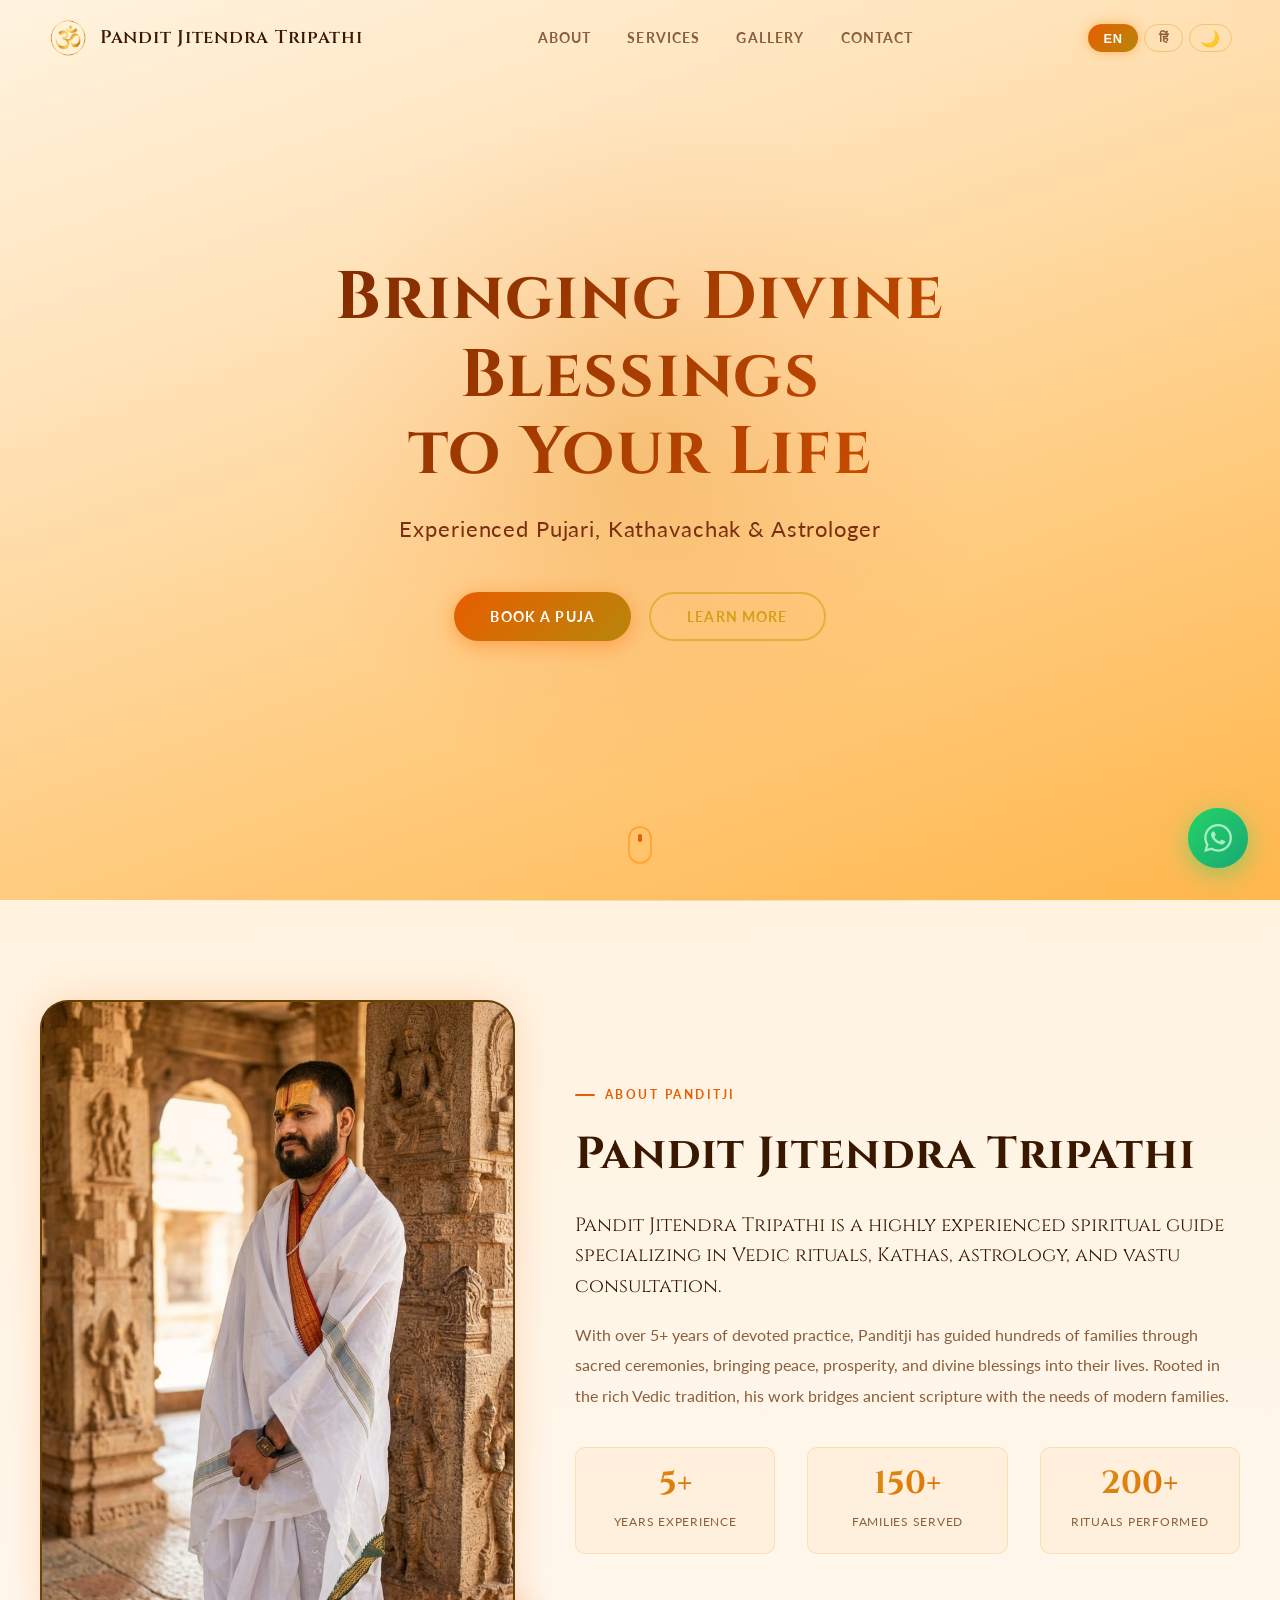
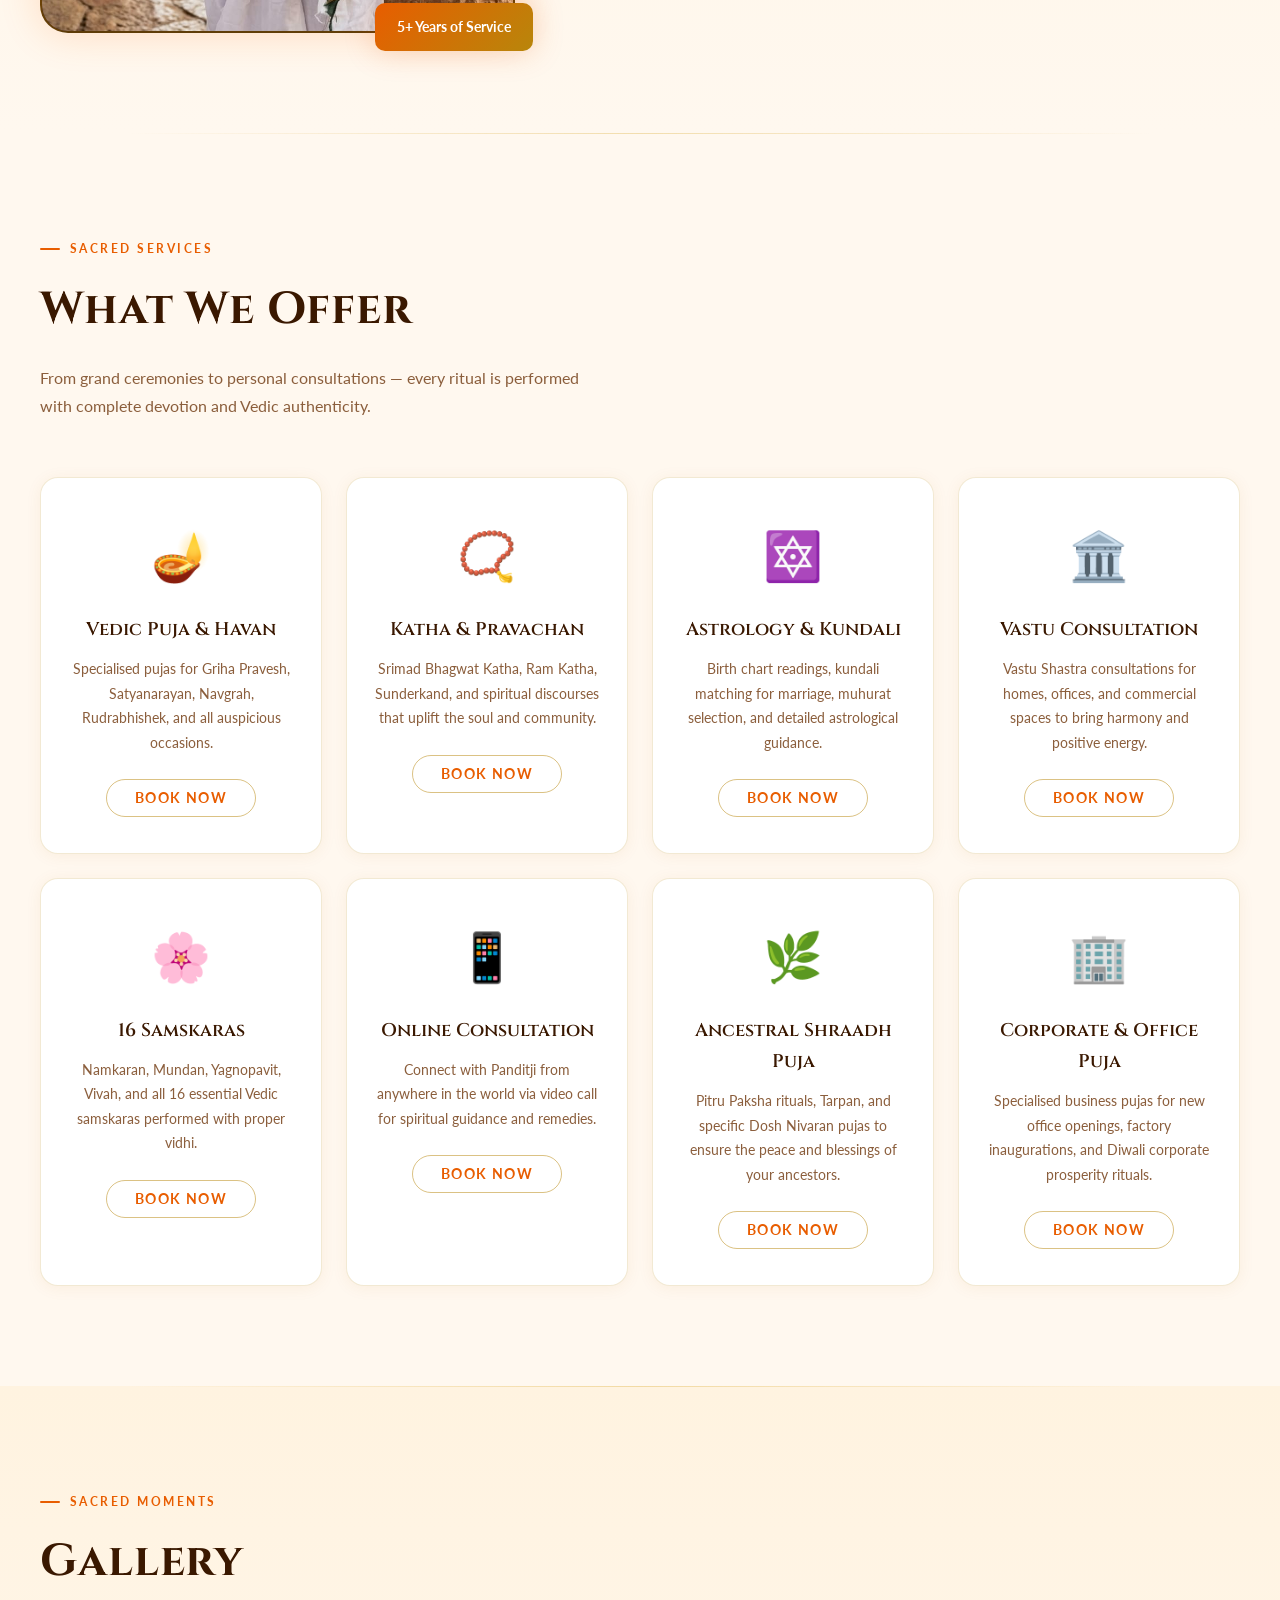
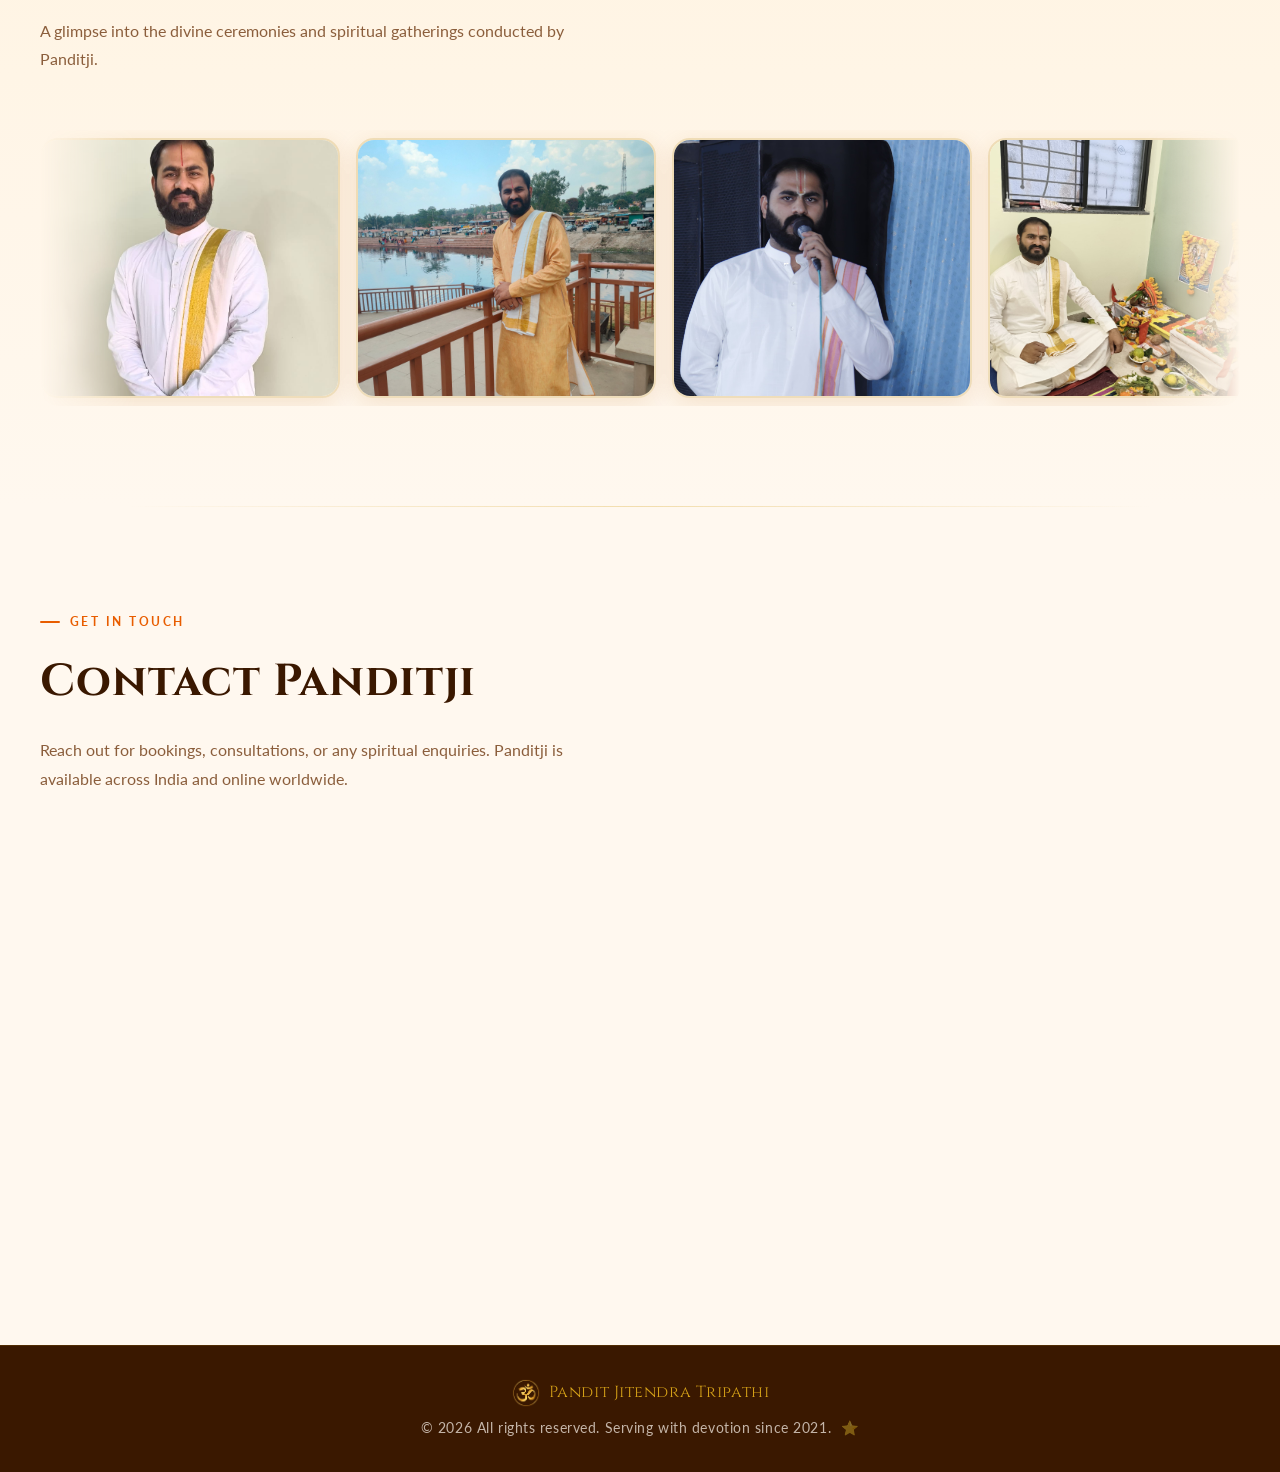
<file: index.html>
<!DOCTYPE html>
<html lang="en">

<head>
    <meta charset="UTF-8" />
    <meta name="viewport" content="width=device-width, initial-scale=1.0" />
    <meta name="description"
        content="Pandit Jeetendra Tripathi — Experienced Pujari, Kathavachak & Astrologer. Book sacred rituals, Vedic pujas, Kathas, and spiritual consultations." />
    <title>Pandit Jitendra Tripathi — Experienced Pujari & Spiritual Guide</title>
    <meta
  name="description"
  content="Experienced Pandit Jitendra Tripathi offering Vedic Puja, Bhagwat Katha, Astrology, Kundali Matching, Vastu Consultation, and online spiritual services across India."
/>
    <link rel="icon" href="logo.png">
    <link rel="stylesheet" href="style.css" />
</head>

<body>

    <!-- ══ SCROLL PROGRESS ══ -->
    <div id="scrollProgress"></div>

    <!-- ══ NAVBAR ══ -->
    <nav id="navbar" role="navigation" aria-label="Main navigation">
        <div class="nav-brand">
            <img src="logo.png" alt="Logo" style="height: 40px; width: auto;" />
            <h2>Pandit Jitendra Tripathi</h2>
        </div>

        <div class="nav-links">
            <a href="#about" onclick="smoothNav('about')">About</a>
            <a href="#services" onclick="smoothNav('services')">Services</a>
            <a href="#gallery" onclick="smoothNav('gallery')">Gallery</a>
            <a href="#contact" onclick="smoothNav('contact')">Contact</a>
        </div>

        <div class="lang-btns">
            <button class="lang-btn active" id="btn-en" onclick="setLang('en')">EN</button>
            <button class="lang-btn" id="btn-hi" onclick="setLang('hi')">हिं</button>
            <button class="lang-btn" id="btn-theme" onclick="toggleTheme()" title="Toggle Dark Mode"
                style="font-size: 1rem; padding: 2px 10px;">🌙</button>
        </div>

        <button class="hamburger" id="hamburger" onclick="toggleMenu()" aria-label="Toggle menu" aria-expanded="false">
            <span></span>
            <span></span>
            <span></span>
        </button>
    </nav>

    <!-- ══ MOBILE MENU ══ -->
    <div class="mobile-menu" id="mobileMenu" role="dialog" aria-modal="true" aria-label="Navigation menu">
        <a href="#about" onclick="smoothNav('about');   closeMobileMenu()">About</a>
        <a href="#services" onclick="smoothNav('services'); closeMobileMenu()">Services</a>
        <a href="#gallery" onclick="smoothNav('gallery');  closeMobileMenu()">Gallery</a>
        <a href="#contact" onclick="smoothNav('contact');  closeMobileMenu()">Contact</a>
    </div>

    <!-- ══ HERO ══ -->
    <section class="hero" id="home" aria-label="Hero section">
        <div id="heroParticles" aria-hidden="true"></div>

        <div class="hero-content">

            <h1 class="animate-fadein">
                <span id="tagline">Bringing Divine Blessings<br>to Your Life</span>
            </h1>

            <p class="animate-fadein-delay" id="intro">
                Experienced Pujari, Kathavachak &amp; Astrologer
            </p>

            <div class="hero-cta animate-fadein-delay2">
                <button class="btn-primary" id="heroBookBtn" onclick="openBooking('General Puja')">
                    Book a Puja
                </button>
                <button class="btn-secondary" id="heroLearnBtn" onclick="smoothNav('about')">
                    Learn More
                </button>
            </div>
        </div>

        <div class="hero-scroll-indicator" aria-hidden="true">
            <span></span>
        </div>
    </section>

    <!-- ══ ABOUT ══ -->
    <section class="section section-alt" id="about" aria-label="About Panditji">
        <div class="section-inner">
            <div class="about-grid">

                <!-- Image column -->
                <div class="about-image-wrap reveal">
                    <div class="about-image-frame">
                        <img src="jal7.jpg" alt="Pandit Jeetendra Tripathi performing puja"
                            style="width:100%;height:100%;object-fit:cover;object-position:center top;display:block;" />
                    </div>
                    <div class="about-badge">5+ Years of Service</div>
                </div>

                <!-- Text column -->
                <div class="reveal">
                    <span class="section-label">About Panditji</span>
                    <h2 class="section-title">Pandit Jitendra Tripathi</h2>

                    <p class="about-lead" id="aboutText">
                        Pandit Jitendra Tripathi is a highly experienced spiritual guide specializing
                        in Vedic rituals, Kathas, astrology, and vastu consultation.
                    </p>

                    <p class="about-sub" id="aboutSubText">
                        With over 5+ years of devoted practice, Panditji has guided hundreds of families
                        through sacred ceremonies, bringing peace, prosperity, and divine blessings into
                        their lives. Rooted in the rich Vedic tradition, his work bridges ancient scripture
                        with the needs of modern families.
                    </p>

                    <div class="about-stats">
                        <div class="stat reveal">
                            <span class="stat-num" data-target="5+">0</span>
                            <span class="stat-label"> Years Experience</span>
                        </div>
                        <div class="stat reveal">
                            <span class="stat-num" data-target="150+">0</span>
                            <span class="stat-label"> Families Served</span>
                        </div>
                        <div class="stat reveal">
                            <span class="stat-num" data-target="200+">0</span>
                            <span class="stat-label"> Rituals Performed</span>
                        </div>
                    </div>
                </div>

            </div>
        </div>
    </section>

    <!-- ══ SERVICES ══ -->
    <section class="section" id="services" aria-label="Our Services">
        <div class="section-inner">
            <span class="section-label">Sacred Services</span>
            <h2 class="section-title">What We Offer</h2>
            <p class="section-sub">
                From grand ceremonies to personal consultations — every ritual is performed
                with complete devotion and Vedic authenticity.
            </p>

            <div class="cards">

                <div class="card reveal" id="card-puja">
                    <span class="card-icon">🪔</span>
                    <h3>Vedic Puja &amp; Havan</h3>
                    <p>Specialised pujas for Griha Pravesh, Satyanarayan, Navgrah, Rudrabhishek, and all auspicious
                        occasions.</p>
                    <button class="btn-card" onclick="openBooking('Vedic Puja & Havan')">Book Now</button>
                </div>

                <div class="card reveal" id="card-katha">
                    <span class="card-icon">📿</span>
                    <h3>Katha &amp; Pravachan</h3>
                    <p>Srimad Bhagwat Katha, Ram Katha, Sunderkand, and spiritual discourses that uplift the soul and
                        community.</p>
                    <button class="btn-card" onclick="openBooking('Katha & Pravachan')">Book Now</button>
                </div>

                <div class="card reveal" id="card-astro">
                    <span class="card-icon">🔯</span>
                    <h3>Astrology &amp; Kundali</h3>
                    <p>Birth chart readings, kundali matching for marriage, muhurat selection, and detailed astrological
                        guidance.</p>
                    <button class="btn-card" onclick="openBooking('Astrology & Kundali')">Book Now</button>
                </div>

                <div class="card reveal" id="card-vastu">
                    <span class="card-icon">🏛️</span>
                    <h3>Vastu Consultation</h3>
                    <p>Vastu Shastra consultations for homes, offices, and commercial spaces to bring harmony and
                        positive energy.</p>
                    <button class="btn-card" onclick="openBooking('Vastu Consultation')">Book Now</button>
                </div>

                <div class="card reveal" id="card-sanskar">
                    <span class="card-icon">🌸</span>
                    <h3>16 Samskaras</h3>
                    <p>Namkaran, Mundan, Yagnopavit, Vivah, and all 16 essential Vedic samskaras performed with proper
                        vidhi.</p>
                    <button class="btn-card" onclick="openBooking('16 Samskaras')">Book Now</button>
                </div>

                <div class="card reveal" id="card-online">
                    <span class="card-icon">📱</span>
                    <h3>Online Consultation</h3>
                    <p>Connect with Panditji from anywhere in the world via video call for spiritual guidance and
                        remedies.</p>
                    <button class="btn-card" onclick="openBooking('Online Consultation')">Book Now</button>
                </div>

                <div class="card reveal" id="card-shraadh">
                    <span class="card-icon">🌿</span>
                    <h3>Ancestral Shraadh Puja</h3>
                    <p>Pitru Paksha rituals, Tarpan, and specific Dosh Nivaran pujas to ensure the peace and blessings
                        of your ancestors.</p>
                    <button class="btn-card" onclick="openBooking('Ancestral Shraadh Puja')">Book Now</button>
                </div>

                <div class="card reveal" id="card-corporate">
                    <span class="card-icon">🏢</span>
                    <h3>Corporate &amp; Office Puja</h3>
                    <p>Specialised business pujas for new office openings, factory inaugurations, and Diwali corporate
                        prosperity rituals.</p>
                    <button class="btn-card" onclick="openBooking('Corporate & Office Puja')">Book Now</button>
                </div>

            </div>
        </div>
    </section>

    <!-- ══ GALLERY ══ -->
    <section class="section section-alt" id="gallery" aria-label="Photo Gallery">
        <div class="section-inner">
            <span class="section-label">Sacred Moments</span>
            <h2 class="section-title">Gallery</h2>
            <p class="section-sub">
                A glimpse into the divine ceremonies and spiritual gatherings conducted by Panditji.
            </p>

            <!-- Auto-scrolling marquee gallery (right → left) -->
            <div class="gallery-container">
                <div class="gallery-track">
                    <!-- Set 1 -->
                    <img src="jal 6.jpg" alt="Sacred Ritual" />
                    <img src="jal.jpg" alt="Divine Ceremony" />
                    <img src="jal1.jpg" alt="Vedic Tradition" />
                    <img src="jal2.jpg" alt="Spiritual Gathering" />
                    <img src="jal3.jpg" alt="Holy Puja" />
                    <img src="jal4.jpg" alt="Blessed Moments" />
                    <img src="jal5.jpg" alt="Devotional Prayers" />
                    <img src="jal8.png" alt="Auspicious Event" />
                    <!-- Set 2 — duplicate for seamless loop -->
                    <img src="jal 6.jpg" alt="Sacred Ritual" aria-hidden="true" />
                    <img src="jal.jpg" alt="Divine Ceremony" aria-hidden="true" />
                    <img src="jal1.jpg" alt="Vedic Tradition" aria-hidden="true" />
                    <img src="jal2.jpg" alt="Spiritual Gathering" aria-hidden="true" />
                    <img src="jal3.jpg" alt="Holy Puja" aria-hidden="true" />
                    <img src="jal4.jpg" alt="Blessed Moments" aria-hidden="true" />
                    <img src="jal5.jpg" alt="Devotional Prayers" aria-hidden="true" />
                    <img src="jal8.png" alt="Auspicious Event" aria-hidden="true" />
                </div>
            </div>

        </div>
    </section>

    <!-- ══ CONTACT ══ -->
    <section class="section" id="contact" aria-label="Contact Information">
        <div class="section-inner">
            <span class="section-label">Get in Touch</span>
            <h2 class="section-title">Contact Panditji</h2>
            <p class="section-sub">
                Reach out for bookings, consultations, or any spiritual enquiries.
                Panditji is available across India and online worldwide.
            </p>

            <div class="contact-grid">

                <div class="contact-card reveal" id="contact-phone">
                    <span class="contact-icon">📞</span>
                    <h4>Phone</h4>
                    <p>+91 7489062196</p>
                </div>

                <div class="contact-card reveal" id="contact-whatsapp">
                    <span class="contact-icon">💬</span>
                    <h4>WhatsApp</h4>
                    <p>+91 7489062196</p>
                </div>

                <div class="contact-card reveal" id="contact-location">
                    <span class="contact-icon">📍</span>
                    <h4>Location</h4>
                    <p>Jabalpur, M.P</p>
                </div>

            </div>

            <div class="contact-cta reveal">
                <button class="btn-whatsapp" id="whatsappBtn" onclick="whatsappDirect()">
                    <svg width="22" height="22" viewBox="0 0 24 24" fill="currentColor">
                        <path
                            d="M17.472 14.382c-.297-.149-1.758-.867-2.03-.967-.273-.099-.471-.148-.67.15-.197.297-.767.966-.94 1.164-.173.199-.347.223-.644.075-.297-.15-1.255-.463-2.39-1.475-.883-.788-1.48-1.761-1.653-2.059-.173-.297-.018-.458.13-.606.134-.133.298-.347.446-.52.149-.174.198-.298.298-.497.099-.198.05-.371-.025-.52-.075-.149-.669-1.612-.916-2.207-.242-.579-.487-.5-.669-.51-.173-.008-.371-.01-.57-.01-.198 0-.52.074-.792.372-.272.297-1.04 1.016-1.04 2.479 0 1.462 1.065 2.875 1.213 3.074.149.198 2.096 3.2 5.077 4.487.709.306 1.262.489 1.694.625.712.227 1.36.195 1.871.118.571-.085 1.758-.719 2.006-1.413.248-.694.248-1.289.173-1.413-.074-.124-.272-.198-.57-.347m-5.421 7.403h-.004a9.87 9.87 0 01-5.031-1.378l-.361-.214-3.741.982.998-3.648-.235-.374a9.86 9.86 0 01-1.51-5.26c.001-5.45 4.436-9.884 9.888-9.884 2.64 0 5.122 1.03 6.988 2.898a9.825 9.825 0 012.893 6.994c-.003 5.45-4.437 9.884-9.885 9.884m8.413-18.297A11.815 11.815 0 0012.05 0C5.495 0 .16 5.335.157 11.892c0 2.096.547 4.142 1.588 5.945L.057 24l6.305-1.654a11.882 11.882 0 005.683 1.448h.005c6.554 0 11.89-5.335 11.893-11.893a11.821 11.821 0 00-3.48-8.413Z" />
                    </svg>
                    Connect on WhatsApp
                </button>
                <div style="margin: 32px 0 10px; display: flex; justify-content: center; gap: 24px;">
                    <a id="linkFacebook" href="https://www.facebook.com/share/18SHQzPJzU/" target="_blank"
                        style="color: #D4A017; transition: transform 0.3s, color 0.3s; display: inline-block;"
                        onmouseover="this.style.transform='scale(1.15)'; this.style.color='#3A1800'"
                        onmouseout="this.style.transform='scale(1)'; this.style.color='#D4A017'" aria-label="Facebook">
                        <svg width="28" height="28" viewBox="0 0 24 24" fill="currentColor">
                            <path
                                d="M22.675 0h-21.35c-.732 0-1.325.593-1.325 1.325v21.351c0 .731.593 1.324 1.325 1.324h11.495v-9.294h-3.128v-3.622h3.128v-2.671c0-3.1 1.893-4.788 4.659-4.788 1.325 0 2.463.099 2.795.143v3.24l-1.918.001c-1.504 0-1.795.715-1.795 1.763v2.312h3.587l-.467 3.622h-3.12v9.293h6.116c.73 0 1.323-.593 1.323-1.325v-21.35c0-.732-.593-1.325-1.325-1.325z" />
                        </svg>
                    </a>
                    <a id="linkInstagram"
                        href="https://www.instagram.com/tripathijitendra15?utm_source=ig_web_button_share_sheet&igsh=ZDNlZDc0MzIxNw=="
                        target="_blank"
                        style="color: #D4A017; transition: transform 0.3s, color 0.3s; display: inline-block;"
                        onmouseover="this.style.transform='scale(1.15)'; this.style.color='#3A1800'"
                        onmouseout="this.style.transform='scale(1)'; this.style.color='#D4A017'" aria-label="Instagram">
                        <svg width="28" height="28" viewBox="0 0 24 24" fill="currentColor">
                            <path
                                d="M12 2.163c3.204 0 3.584.012 4.85.07 3.252.148 4.771 1.691 4.919 4.919.058 1.265.069 1.645.069 4.849 0 3.205-.012 3.584-.069 4.849-.149 3.225-1.664 4.771-4.919 4.919-1.266.058-1.644.07-4.85.07-3.204 0-3.584-.012-4.849-.07-3.26-.149-4.771-1.699-4.919-4.92-.058-1.265-.07-1.644-.07-4.849 0-3.204.013-3.583.07-4.849.149-3.227 1.664-4.771 4.919-4.919 1.266-.057 1.645-.069 4.849-.069zm0-2.163c-3.259 0-3.667.014-4.947.072-4.358.2-6.78 2.618-6.98 6.98-.059 1.281-.073 1.689-.073 4.948 0 3.259.014 3.668.072 4.948.2 4.358 2.618 6.78 6.98 6.98 1.281.058 1.689.072 4.948.072 3.259 0 3.668-.014 4.948-.072 4.354-.2 6.782-2.618 6.979-6.98.059-1.28.073-1.689.073-4.948 0-3.259-.014-3.667-.072-4.947-.196-4.354-2.617-6.78-6.979-6.98-1.281-.059-1.69-.073-4.949-.073zm0 5.838c-3.403 0-6.162 2.759-6.162 6.162s2.759 6.163 6.162 6.163 6.162-2.759 6.162-6.163c0-3.403-2.759-6.162-6.162-6.162zm0 10.162c-2.209 0-4-1.79-4-4 0-2.209 1.791-4 4-4s4 1.791 4 4c0 2.21-1.791 4-4 4zm6.406-11.845c-.796 0-1.441.645-1.441 1.44s.645 1.44 1.441 1.44c.795 0 1.439-.645 1.439-1.44s-.644-1.44-1.439-1.44z" />
                        </svg>
                    </a>
                    <a id="linkYoutube" href="https://youtube.com/@adhyatmpath01?si=Qi2Q-jA7NlkwaRmE" target="_blank"
                        style="color: #D4A017; transition: transform 0.3s, color 0.3s; display: inline-block;"
                        onmouseover="this.style.transform='scale(1.15)'; this.style.color='#3A1800'"
                        onmouseout="this.style.transform='scale(1)'; this.style.color='#D4A017'" aria-label="YouTube">
                        <svg width="28" height="28" viewBox="0 0 24 24" fill="currentColor">
                            <path
                                d="M23.498 6.186a3.016 3.016 0 0 0-2.122-2.136C19.505 3.545 12 3.545 12 3.545s-7.505 0-9.377.505A3.017 3.017 0 0 0 .502 6.186C0 8.07 0 12 0 12s0 3.93.502 5.814a3.016 3.016 0 0 0 2.122 2.136c1.871.505 9.376.505 9.376.505s7.505 0 9.377-.505a3.015 3.015 0 0 0 2.122-2.136C24 15.93 24 12 24 12s0-3.93-.502-5.814zM9.545 15.568V8.432L15.818 12l-6.273 3.568z" />
                        </svg>
                    </a>
                </div>
            </div>
        </div>
    </section>

    <!-- ══ FOOTER ══ -->
    <footer
        style="background:#3A1800;color:rgba(255,248,239,0.7);text-align:center;padding:32px 24px;font-size:0.88rem;letter-spacing:0.04em;">
        <p style="margin-bottom:8px; display:flex; align-items:center; justify-content:center; gap:8px;">
            <img src="logo.png" alt="Logo" style="height: 30px; width: auto;" />
            <span style="font-family:'Cinzel',serif;color:#D4A017;font-size:1rem;">
                Pandit Jitendra Tripathi
            </span>
        </p>
        <p>© <span id="year"></span> All rights reserved. Serving with devotion since 2021. <a href="admin.html"
                style="text-decoration: none; color: inherit; margin-left: 5px; opacity: 0.5; transition: opacity 0.3s;"
                onmouseover="this.style.opacity='1'" onmouseout="this.style.opacity='0.5'" title="Admin Dashboard">⭐</a>
        </p>

        <script>document.getElementById('year').textContent = new Date().getFullYear();</script>
    </footer>

    <!-- ══ FLOATING WHATSAPP ══ -->
    <a href="javascript:whatsappDirect()" class="fab-whatsapp" id="fabWhatsapp" aria-label="Chat on WhatsApp"
        title="Chat on WhatsApp">
        <svg width="28" height="28" viewBox="0 0 24 24" fill="currentColor">
            <path
                d="M17.472 14.382c-.297-.149-1.758-.867-2.03-.967-.273-.099-.471-.148-.67.15-.197.297-.767.966-.94 1.164-.173.199-.347.223-.644.075-.297-.15-1.255-.463-2.39-1.475-.883-.788-1.48-1.761-1.653-2.059-.173-.297-.018-.458.13-.606.134-.133.298-.347.446-.52.149-.174.198-.298.298-.497.099-.198.05-.371-.025-.52-.075-.149-.669-1.612-.916-2.207-.242-.579-.487-.5-.669-.51-.173-.008-.371-.01-.57-.01-.198 0-.52.074-.792.372-.272.297-1.04 1.016-1.04 2.479 0 1.462 1.065 2.875 1.213 3.074.149.198 2.096 3.2 5.077 4.487.709.306 1.262.489 1.694.625.712.227 1.36.195 1.871.118.571-.085 1.758-.719 2.006-1.413.248-.694.248-1.289.173-1.413-.074-.124-.272-.198-.57-.347m-5.421 7.403h-.004a9.87 9.87 0 01-5.031-1.378l-.361-.214-3.741.982.998-3.648-.235-.374a9.86 9.86 0 01-1.51-5.26c.001-5.45 4.436-9.884 9.888-9.884 2.64 0 5.122 1.03 6.988 2.898a9.825 9.825 0 012.893 6.994c-.003 5.45-4.437 9.884-9.885 9.884m8.413-18.297A11.815 11.815 0 0012.05 0C5.495 0 .16 5.335.157 11.892c0 2.096.547 4.142 1.588 5.945L.057 24l6.305-1.654a11.882 11.882 0 005.683 1.448h.005c6.554 0 11.89-5.335 11.893-11.893a11.821 11.821 0 00-3.48-8.413Z" />
        </svg>
    </a>

    <!-- ══ BOOKING MODAL ══ -->
    <div class="modal" id="bookingModal" role="dialog" aria-modal="true" aria-labelledby="modalTitle"
        onclick="closeModalOutside(event)">
        <div class="modal-overlay" aria-hidden="true"></div>
        <div class="modal-content">
            <button class="modal-close" onclick="closeModal()" aria-label="Close booking modal">✕</button>

            <div class="modal-header">
                <span class="modal-icon">🙏</span>
                <h3 id="modalTitle">Book a Sacred Service</h3>
                <p class="modal-sub">Fill in the details and confirm via WhatsApp</p>
            </div>

            <form id="bookingForm">

                <div class="form-group">
                    <label for="service">Select Service</label>
                    <select id="service" name="service" required
                        style="width: 100%; padding: 12px; border: 1px solid var(--gold-light); border-radius: 8px; font-family: inherit; font-size: 1rem; color: var(--text-main); background-color: var(--bg-alt);">
                        <option value="General Puja">General Puja</option>
                        <option value="Vedic Puja & Havan">Vedic Puja & Havan</option>
                        <option value="Satyanarayan Puja">Satyanarayan Puja</option>
                        <option value="Griha Pravesh">Griha Pravesh</option>
                        <option value="Rudrabhishek">Rudrabhishek</option>
                        <option value="Navgrah Shanti">Navgrah Shanti</option>
                        <option value="Katha & Pravachan">Katha & Pravachan</option>
                        <option value="Astrology & Kundali">Astrology & Kundali</option>
                        <option value="Vastu Consultation">Vastu Consultation</option>
                        <option value="16 Samskaras">16 Samskaras</option>
                        <option value="Marriage (Vivah)">Marriage (Vivah)</option>
                        <option value="Online Consultation">Online Consultation</option>
                        <option value="Other">Other / Not Sure</option>
                    </select>
                </div>

                <div class="form-row">
                    <div class="form-group">
                        <label for="name">Your Name</label>
                        <input type="text" id="name" name="name" placeholder="Full Name" required autocomplete="name" />
                    </div>
                    <div class="form-group">
                        <label for="userPhone">Phone Number</label>
                        <input type="tel" id="userPhone" name="userPhone" placeholder="10 Digit Mobile No." required
                            pattern="[0-9]{10}" maxlength="10" minlength="10"
                            title="Please enter a valid 10-digit mobile number" autocomplete="tel" />
                    </div>
                </div>

                <div class="form-row">
                    <div class="form-group">
                        <label for="date">Date</label>
                        <input type="text" id="date" name="date" placeholder="DD/MM/YYYY" required maxlength="10"
                            pattern="(0[1-9]|[12][0-9]|3[01])/(0[1-9]|1[0-2])/\d{4}"
                            title="Please enter a valid date in DD/MM/YYYY format (e.g. 14/05/2026)" />
                    </div>
                    <div class="form-group">
                        <label for="time">Time</label>
                        <input type="time" id="time" name="time" required />
                    </div>
                </div>

                <div class="form-group">
                    <label for="location">Location / Address</label>
                    <input type="text" id="location" name="location" placeholder="City or full address" required
                        autocomplete="address-level2" />
                </div>

                <button type="submit" class="btn-submit" id="btnSubmitBooking">
                    <svg width="20" height="20" viewBox="0 0 24 24" fill="currentColor" aria-hidden="true">
                        <path
                            d="M17.472 14.382c-.297-.149-1.758-.867-2.03-.967-.273-.099-.471-.148-.67.15-.197.297-.767.966-.94 1.164-.173.199-.347.223-.644.075-.297-.15-1.255-.463-2.39-1.475-.883-.788-1.48-1.761-1.653-2.059-.173-.297-.018-.458.13-.606.134-.133.298-.347.446-.52.149-.174.198-.298.298-.497.099-.198.05-.371-.025-.52-.075-.149-.669-1.612-.916-2.207-.242-.579-.487-.5-.669-.51-.173-.008-.371-.01-.57-.01-.198 0-.52.074-.792.372-.272.297-1.04 1.016-1.04 2.479 0 1.462 1.065 2.875 1.213 3.074.149.198 2.096 3.2 5.077 4.487.709.306 1.262.489 1.694.625.712.227 1.36.195 1.871.118.571-.085 1.758-.719 2.006-1.413.248-.694.248-1.289.173-1.413-.074-.124-.272-.198-.57-.347m-5.421 7.403h-.004a9.87 9.87 0 01-5.031-1.378l-.361-.214-3.741.982.998-3.648-.235-.374a9.86 9.86 0 01-1.51-5.26c.001-5.45 4.436-9.884 9.888-9.884 2.64 0 5.122 1.03 6.988 2.898a9.825 9.825 0 012.893 6.994c-.003 5.45-4.437 9.884-9.885 9.884m8.413-18.297A11.815 11.815 0 0012.05 0C5.495 0 .16 5.335.157 11.892c0 2.096.547 4.142 1.588 5.945L.057 24l6.305-1.654a11.882 11.882 0 005.683 1.448h.005c6.554 0 11.89-5.335 11.893-11.893a11.821 11.821 0 00-3.48-8.413Z" />
                    </svg>
                    <span>Confirm </span>
                </button>

            </form>
        </div>
    </div>


    <script src="script.js"></script>
</body>

</html>
</file>
<file: style.css>
/* ============================================================
   JEETENDRA TRIPATHI — Elegant Spiritual Website
   ============================================================ */

/* ---------- GOOGLE FONTS ---------- */
@import url('https://fonts.googleapis.com/css2?family=Cinzel:wght@400;600;700&family=Lato:wght@300;400;700&display=swap');

/* ---------- CSS VARIABLES ---------- */
:root {
    --saffron: #E85D00;
    --saffron-light: #FF7A1A;
    --gold: #B8860B;
    --gold-light: #D4A017;
    --deep-maroon: #4A1200;
    --dark-bg: #FFF8EF;
    --dark-card: #FFFFFF;
    --cream: #4A1200;
    --cream-2: #7A3010;
    --text-light: #3A1800;
    --text-muted: #8B5E3C;
    --white: #FFFFFF;

    --shadow-sm: 0 4px 15px rgba(180, 100, 0, 0.12);
    --shadow-md: 0 8px 35px rgba(180, 100, 0, 0.18);
    --shadow-glow: 0 0 30px rgba(232, 93, 0, 0.25);

    --radius-sm: 10px;
    --radius-md: 18px;
    --radius-lg: 28px;

    --transition-fast: all 0.25s cubic-bezier(0.4, 0, 0.2, 1);
    --transition-smooth: all 0.45s cubic-bezier(0.4, 0, 0.2, 1);
    --transition-slow: all 0.65s cubic-bezier(0.4, 0, 0.2, 1);
}

/* ---------- RESET & BASE ---------- */
*,
*::before,
*::after {
    box-sizing: border-box;
    margin: 0;
    padding: 0;
}

html {
    scroll-behavior: smooth;
    font-size: 16px;
    /* Prevent iOS text size adjust after orientation change */
    -webkit-text-size-adjust: 100%;
    text-size-adjust: 100%;
}

body {
    font-family: 'Lato', Arial, sans-serif;
    background: #FFF8EF;
    color: #3A1800;
    overflow-x: hidden;
    line-height: 1.7;
    overscroll-behavior-x: none;
}

a {
    text-decoration: none;
    color: inherit;
    /* Remove tap highlight on iOS */
    -webkit-tap-highlight-color: transparent;
}

button {
    /* Remove tap highlight on iOS */
    -webkit-tap-highlight-color: transparent;
    touch-action: manipulation;
}

img {
    max-width: 100%;
    display: block;
}

/* ---------- SCROLL PROGRESS BAR ---------- */
#scrollProgress {
    position: fixed;
    top: 0;
    left: 0;
    height: 3px;
    width: 0%;
    background: linear-gradient(90deg, var(--saffron), var(--gold-light));
    z-index: 9999;
    transition: width 0.1s linear;
    box-shadow: 0 0 8px rgba(255, 140, 0, 0.7);
}

/* ---------- NAVBAR ---------- */
#navbar {
    position: fixed;
    top: 0;
    left: 0;
    right: 0;
    z-index: 1000;
    display: flex;
    align-items: center;
    justify-content: space-between;
    padding: 18px 48px;
    background: transparent;
    transition: var(--transition-smooth);
}

#navbar.scrolled {
    background: rgba(255, 248, 239, 0.96);
    backdrop-filter: blur(20px);
    -webkit-backdrop-filter: blur(20px);
    border-bottom: 1px solid rgba(212, 160, 23, 0.3);
    padding: 12px 48px;
    box-shadow: 0 4px 30px rgba(180, 100, 0, 0.12);
}

.nav-brand {
    display: flex;
    align-items: center;
    gap: 12px;
}

.om-symbol {
    font-size: 2rem;
    background: linear-gradient(135deg, var(--gold), var(--saffron));
    -webkit-background-clip: text;
    -webkit-text-fill-color: transparent;
    background-clip: text;
    animation: omPulse 3s ease-in-out infinite;
    line-height: 1;
}

@keyframes omPulse {

    0%,
    100% {
        filter: drop-shadow(0 0 4px rgba(255, 140, 0, 0.5));
        transform: scale(1);
    }

    50% {
        filter: drop-shadow(0 0 12px rgba(255, 140, 0, 0.9));
        transform: scale(1.08);
    }
}

.nav-brand h2 {
    font-family: 'Cinzel', serif;
    font-size: 1.15rem;
    font-weight: 600;
    color: #3A1800;
    letter-spacing: 0.04em;
}

.nav-links {
    display: flex;
    gap: 36px;
}

.nav-links a {
    font-family: 'Lato', sans-serif;
    font-size: 0.9rem;
    font-weight: 700;
    letter-spacing: 0.08em;
    text-transform: uppercase;
    color: var(--text-muted);
    position: relative;
    transition: var(--transition-fast);
}

.nav-links a::after {
    content: '';
    position: absolute;
    bottom: -4px;
    left: 0;
    width: 0;
    height: 2px;
    background: linear-gradient(90deg, var(--saffron), var(--gold));
    border-radius: 2px;
    transition: width 0.3s ease;
}

.nav-links a:hover {
    color: var(--saffron);
}

.nav-links a:hover::after {
    width: 100%;
}

/* Lang Buttons */
.lang-btns {
    display: flex;
    gap: 6px;
}

.lang-btn {
    background: transparent;
    border: 1px solid rgba(212, 160, 23, 0.4);
    color: var(--text-muted);
    padding: 5px 14px;
    border-radius: 20px;
    font-size: 0.8rem;
    font-weight: 700;
    letter-spacing: 0.05em;
    cursor: pointer;
    transition: var(--transition-fast);
}

.lang-btn:hover,
.lang-btn.active {
    background: linear-gradient(135deg, var(--saffron), var(--gold));
    border-color: transparent;
    color: var(--white);
    box-shadow: 0 0 12px rgba(255, 140, 0, 0.5);
}

/* Hamburger */
.hamburger {
    display: none;
    flex-direction: column;
    gap: 5px;
    background: none;
    border: none;
    cursor: pointer;
    padding: 4px;
}

.hamburger span {
    display: block;
    width: 24px;
    height: 2px;
    background: var(--gold);
    border-radius: 2px;
    transition: var(--transition-fast);
}

.hamburger.open span:nth-child(1) {
    transform: translateY(7px) rotate(45deg);
}

.hamburger.open span:nth-child(2) {
    opacity: 0;
    transform: scaleX(0);
}

.hamburger.open span:nth-child(3) {
    transform: translateY(-7px) rotate(-45deg);
}

/* Mobile Menu — uses visibility so CSS transition works */
.mobile-menu {
    position: fixed;
    top: 0;
    left: 0;
    right: 0;
    bottom: 0;
    background: rgba(255, 248, 239, 0.98);
    backdrop-filter: blur(20px);
    -webkit-backdrop-filter: blur(20px);
    z-index: 999;
    display: flex;
    flex-direction: column;
    align-items: center;
    justify-content: center;
    gap: 40px;
    opacity: 0;
    visibility: hidden;
    pointer-events: none;
    transform: translateY(-16px);
    transition: opacity 0.35s ease, transform 0.35s ease, visibility 0s linear 0.35s;
    padding-top: env(safe-area-inset-top);
    padding-bottom: env(safe-area-inset-bottom);
}

.mobile-menu.open {
    opacity: 1;
    visibility: visible;
    pointer-events: all;
    transform: translateY(0);
    transition: opacity 0.35s ease, transform 0.35s ease, visibility 0s linear 0s;
}

.mobile-menu a {
    font-family: 'Cinzel', serif;
    font-size: 1.8rem;
    color: #3A1800;
    transition: var(--transition-fast);
    padding: 8px 24px;
    min-height: 44px;
    display: flex;
    align-items: center;
}

.mobile-menu a:hover,
.mobile-menu a:active {
    color: var(--saffron);
}

/* ---------- HERO ---------- */
.hero {
    position: relative;
    min-height: 100vh;
    min-height: 100svh;
    display: flex;
    align-items: center;
    justify-content: center;
    text-align: center;
    overflow: hidden;
    background: linear-gradient(160deg, #FFF3E0 0%, #FFE0B2 35%, #FFCC80 65%, #FFB74D 100%);
    padding-top: env(safe-area-inset-top);
}

/* Animated starfield / particles canvas area */
#heroParticles {
    position: absolute;
    inset: 0;
    overflow: hidden;
    pointer-events: none;
}

.hero-particle {
    position: absolute;
    border-radius: 50%;
    opacity: 0;
    animation: particleFloat linear infinite;
}

@keyframes particleFloat {
    0% {
        opacity: 0;
        transform: translateY(0) scale(0.5);
    }

    10% {
        opacity: 0.8;
    }

    90% {
        opacity: 0.4;
    }

    100% {
        opacity: 0;
        transform: translateY(-100vh) scale(1.2);
    }
}

/* Radial glow rings */
.hero::before {
    content: '';
    position: absolute;
    top: 50%;
    left: 50%;
    transform: translate(-50%, -50%);
    width: 700px;
    height: 700px;
    background: radial-gradient(circle, rgba(232, 93, 0, 0.15) 0%, transparent 70%);
    animation: glowPulse 4s ease-in-out infinite;
    pointer-events: none;
}

.hero::after {
    content: '';
    position: absolute;
    top: 50%;
    left: 50%;
    transform: translate(-50%, -50%);
    width: 400px;
    height: 400px;
    background: radial-gradient(circle, rgba(212, 160, 23, 0.12) 0%, transparent 65%);
    animation: glowPulse 4s ease-in-out infinite reverse;
    pointer-events: none;
}

@keyframes glowPulse {

    0%,
    100% {
        opacity: 0.5;
        transform: translate(-50%, -50%) scale(1);
    }

    50% {
        opacity: 1;
        transform: translate(-50%, -50%) scale(1.15);
    }
}

.hero-content {
    position: relative;
    z-index: 2;
    max-width: 820px;
    padding: 0 24px;
}

.hero-badge {
    display: inline-block;
    padding: 8px 22px;
    background: rgba(232, 93, 0, 0.12);
    border: 1px solid rgba(232, 93, 0, 0.45);
    border-radius: 40px;
    font-size: 0.85rem;
    font-weight: 700;
    letter-spacing: 0.12em;
    text-transform: uppercase;
    color: #C44A00;
    margin-bottom: 28px;
    backdrop-filter: blur(8px);
}

.hero h1 {
    font-family: 'Cinzel', serif;
    font-size: clamp(2.4rem, 5.5vw, 4.2rem);
    font-weight: 700;
    line-height: 1.15;
    letter-spacing: 0.02em;
    background: linear-gradient(135deg, #7A2800 0%, #C44A00 40%, #E85D00 70%, #B8860B 100%);
    -webkit-background-clip: text;
    -webkit-text-fill-color: transparent;
    background-clip: text;
    background-size: 200% 200%;
    animation: shimmerText 6s ease infinite;
    margin-bottom: 20px;
    text-shadow: none;
}

@keyframes shimmerText {
    0% {
        background-position: 0% 50%;
    }

    50% {
        background-position: 100% 50%;
    }

    100% {
        background-position: 0% 50%;
    }
}

.hero p {
    font-size: clamp(1rem, 2.2vw, 1.35rem);
    color: #7A3010;
    margin-bottom: 44px;
    font-weight: 400;
    letter-spacing: 0.04em;
}

.hero-cta {
    display: flex;
    gap: 18px;
    justify-content: center;
    flex-wrap: wrap;
}

/* Scroll indicator */
.hero-scroll-indicator {
    position: absolute;
    bottom: 36px;
    left: 50%;
    transform: translateX(-50%);
    z-index: 2;
}

.hero-scroll-indicator span {
    display: block;
    width: 24px;
    height: 38px;
    border: 2px solid rgba(255, 140, 0, 0.5);
    border-radius: 12px;
    position: relative;
}

.hero-scroll-indicator span::before {
    content: '';
    position: absolute;
    top: 6px;
    left: 50%;
    transform: translateX(-50%);
    width: 4px;
    height: 8px;
    background: var(--saffron);
    border-radius: 2px;
    animation: scrollBounce 1.8s ease-in-out infinite;
}

@keyframes scrollBounce {

    0%,
    100% {
        top: 6px;
        opacity: 1;
    }

    50% {
        top: 18px;
        opacity: 0.3;
    }
}

/* ---------- BUTTONS ---------- */
.btn-primary {
    padding: 14px 36px;
    background: linear-gradient(135deg, var(--saffron), var(--gold));
    color: var(--white);
    font-family: 'Lato', sans-serif;
    font-size: 0.9rem;
    font-weight: 700;
    letter-spacing: 0.08em;
    text-transform: uppercase;
    border: none;
    border-radius: 50px;
    cursor: pointer;
    transition: var(--transition-smooth);
    box-shadow: 0 4px 20px rgba(255, 107, 0, 0.45);
    position: relative;
    overflow: hidden;
}

.btn-primary::before {
    content: '';
    position: absolute;
    top: 50%;
    left: 50%;
    width: 0;
    height: 0;
    background: rgba(255, 255, 255, 0.2);
    border-radius: 50%;
    transform: translate(-50%, -50%);
    transition: width 0.5s, height 0.5s;
}

.btn-primary:hover::before {
    width: 300px;
    height: 300px;
}

.btn-primary:hover {
    transform: translateY(-3px);
    box-shadow: 0 8px 30px rgba(255, 107, 0, 0.65);
}

.btn-secondary {
    padding: 14px 36px;
    background: transparent;
    color: var(--gold-light);
    font-family: 'Lato', sans-serif;
    font-size: 0.9rem;
    font-weight: 700;
    letter-spacing: 0.08em;
    text-transform: uppercase;
    border: 2px solid rgba(212, 160, 23, 0.6);
    border-radius: 50px;
    cursor: pointer;
    transition: var(--transition-smooth);
    backdrop-filter: blur(4px);
}

.btn-secondary:hover {
    background: rgba(212, 160, 23, 0.15);
    border-color: var(--gold);
    color: var(--white);
    transform: translateY(-3px);
    box-shadow: 0 6px 24px rgba(212, 160, 23, 0.3);
}

/* ---------- SECTIONS ---------- */
.section {
    padding: 100px 24px;
    position: relative;
}

.section-alt {
    background: linear-gradient(180deg, #FFF3E0 0%, #FFF8EF 100%);
}

.section::before {
    content: '';
    position: absolute;
    top: 0;
    left: 10%;
    right: 10%;
    height: 1px;
    background: linear-gradient(90deg, transparent, rgba(212, 160, 23, 0.3), transparent);
}

.section-inner {
    max-width: 1200px;
    margin: 0 auto;
}

.section-label {
    display: inline-block;
    font-size: 0.78rem;
    font-weight: 700;
    letter-spacing: 0.2em;
    text-transform: uppercase;
    color: var(--saffron);
    margin-bottom: 12px;
    position: relative;
    padding-left: 30px;
}

.section-label::before {
    content: '';
    position: absolute;
    left: 0;
    top: 50%;
    transform: translateY(-50%);
    width: 20px;
    height: 2px;
    background: var(--saffron);
    border-radius: 2px;
}

.section-title {
    font-family: 'Cinzel', serif;
    font-size: clamp(1.8rem, 3.5vw, 2.8rem);
    font-weight: 700;
    color: #3A1800;
    margin-bottom: 16px;
    letter-spacing: 0.02em;
}

.section-sub {
    font-size: 1rem;
    color: #8B5E3C;
    max-width: 560px;
    margin-bottom: 56px;
    line-height: 1.8;
}

/* ---------- REVEAL ANIMATIONS ---------- */
.reveal,
.reveal-right {
    opacity: 0;
    transform: translateY(40px);
    transition: opacity 0.7s cubic-bezier(0.4, 0, 0.2, 1), transform 0.7s cubic-bezier(0.4, 0, 0.2, 1);
}

.reveal-right {
    transform: translateX(40px);
}

.reveal.visible,
.reveal-right.visible {
    opacity: 1;
    transform: translate(0, 0);
}

/* Stagger delay for children */
.reveal:nth-child(1) {
    transition-delay: 0s;
}

.reveal:nth-child(2) {
    transition-delay: 0.1s;
}

.reveal:nth-child(3) {
    transition-delay: 0.2s;
}

.reveal:nth-child(4) {
    transition-delay: 0.3s;
}

.reveal:nth-child(5) {
    transition-delay: 0.4s;
}

.reveal:nth-child(6) {
    transition-delay: 0.5s;
}

.reveal:nth-child(7) {
    transition-delay: 0.6s;
}

.reveal:nth-child(8) {
    transition-delay: 0.7s;
}

/* Hero init animations */
.animate-fadedown {
    animation: fadeDown 0.8s cubic-bezier(0.4, 0, 0.2, 1) 0.1s both;
}

.animate-fadein {
    animation: fadeInUp 0.9s cubic-bezier(0.4, 0, 0.2, 1) 0.3s both;
}

.animate-fadein-delay {
    animation: fadeInUp 0.9s cubic-bezier(0.4, 0, 0.2, 1) 0.55s both;
}

.animate-fadein-delay2 {
    animation: fadeInUp 0.9s cubic-bezier(0.4, 0, 0.2, 1) 0.8s both;
}

@keyframes fadeDown {
    from {
        opacity: 0;
        transform: translateY(-24px);
    }

    to {
        opacity: 1;
        transform: translateY(0);
    }
}

@keyframes fadeInUp {
    from {
        opacity: 0;
        transform: translateY(32px);
    }

    to {
        opacity: 1;
        transform: translateY(0);
    }
}

/* ---------- ABOUT SECTION ---------- */
.about-grid {
    display: grid;
    grid-template-columns: 1fr 1.4fr;
    gap: 60px;
    align-items: center;
}

.about-image-wrap {
    position: relative;
}

.about-image-frame {
    border-radius: var(--radius-lg);
    overflow: hidden;
    border: 2px solid rgba(212, 160, 23, 0.3);
    box-shadow: 0 0 40px rgba(255, 107, 0, 0.2);
    aspect-ratio: 3/4;
    background: linear-gradient(135deg, #2A1000, #3D1A00);
    position: relative;
}

.about-image-frame::before {
    content: '';
    position: absolute;
    inset: 0;
    background: linear-gradient(135deg, rgba(255, 140, 0, 0.1), transparent 60%);
    z-index: 1;
}

.about-image-placeholder {
    display: flex;
    flex-direction: column;
    align-items: center;
    justify-content: center;
    height: 100%;
    gap: 16px;
    color: var(--text-muted);
}

.about-image-placeholder span {
    font-size: 6rem;
    animation: omPulse 3s ease-in-out infinite;
}

.about-image-placeholder p {
    font-family: 'Cinzel', serif;
    font-size: 1rem;
    color: var(--gold-light);
    text-align: center;
    padding: 0 20px;
}

.about-badge {
    position: absolute;
    bottom: -18px;
    right: -18px;
    background: linear-gradient(135deg, var(--saffron), var(--gold));
    color: var(--white);
    font-weight: 700;
    font-size: 0.9rem;
    padding: 12px 22px;
    border-radius: var(--radius-sm);
    box-shadow: var(--shadow-glow);
    animation: badgePop 0.6s cubic-bezier(0.34, 1.56, 0.64, 1) 1s both;
}

@keyframes badgePop {
    from {
        opacity: 0;
        transform: scale(0.5);
    }

    to {
        opacity: 1;
        transform: scale(1);
    }
}

.about-lead {
    font-family: 'Cinzel', serif;
    font-size: 1.2rem;
    color: #3A1800;
    line-height: 1.6;
    margin-bottom: 18px;
}

.about-sub {
    color: var(--text-muted);
    line-height: 1.9;
    margin-bottom: 36px;
}

.about-stats {
    display: flex;
    gap: 32px;
}

.stat {
    text-align: center;
    flex: 1;
    padding: 20px 10px;
    background: rgba(255, 140, 0, 0.06);
    border: 1px solid rgba(212, 160, 23, 0.2);
    border-radius: var(--radius-sm);
    transition: var(--transition-fast);
}

.stat:hover {
    background: rgba(255, 140, 0, 0.12);
    border-color: rgba(212, 160, 23, 0.5);
    transform: translateY(-4px);
    box-shadow: 0 8px 24px rgba(255, 107, 0, 0.2);
}

.stat-num {
    font-family: 'Cinzel', serif;
    font-size: 2rem;
    font-weight: 700;
    background: linear-gradient(135deg, var(--gold-light), var(--saffron));
    -webkit-background-clip: text;
    -webkit-text-fill-color: transparent;
    background-clip: text;
    display: block;
    line-height: 1;
    margin-bottom: 6px;
}

.stat-label {
    font-size: 0.78rem;
    color: var(--text-muted);
    text-transform: uppercase;
    letter-spacing: 0.06em;
}

/* ---------- SERVICE CARDS ---------- */
.cards {
    display: grid;
    grid-template-columns: repeat(auto-fit, minmax(280px, 1fr));
    gap: 24px;
}

.card {
    background: #FFFFFF;
    border: 1px solid rgba(184, 134, 11, 0.18);
    border-radius: var(--radius-md);
    padding: 36px 28px;
    text-align: center;
    position: relative;
    overflow: hidden;
    transition: var(--transition-smooth);
    cursor: default;
    box-shadow: 0 2px 16px rgba(180, 100, 0, 0.07);
}

.card::before {
    content: '';
    position: absolute;
    top: 0;
    left: 0;
    right: 0;
    height: 3px;
    background: linear-gradient(90deg, var(--saffron), var(--gold));
    opacity: 0;
    transition: opacity 0.35s ease;
}

.card::after {
    content: '';
    position: absolute;
    inset: 0;
    background: radial-gradient(circle at 50% 0%, rgba(255, 140, 0, 0.08) 0%, transparent 65%);
    opacity: 0;
    transition: opacity 0.4s ease;
}

.card:hover {
    transform: translateY(-10px) scale(1.02);
    border-color: rgba(184, 134, 11, 0.45);
    box-shadow: 0 20px 50px rgba(232, 93, 0, 0.15), 0 0 0 1px rgba(184, 134, 11, 0.2);
}

.card:hover::before {
    opacity: 1;
}

.card:hover::after {
    opacity: 1;
}

.card-icon {
    font-size: 3rem;
    display: block;
    margin-bottom: 18px;
    transition: transform 0.4s cubic-bezier(0.34, 1.56, 0.64, 1);
}

.card:hover .card-icon {
    transform: scale(1.2) rotate(-5deg);
}

.card h3 {
    font-family: 'Cinzel', serif;
    font-size: 1.15rem;
    color: #3A1800;
    margin-bottom: 12px;
    font-weight: 600;
}

.card p {
    font-size: 0.9rem;
    color: #8B5E3C;
    margin-bottom: 24px;
    line-height: 1.7;
}

.btn-card {
    padding: 10px 28px;
    background: transparent;
    color: var(--saffron);
    font-family: 'Lato', sans-serif;
    font-size: 0.85rem;
    font-weight: 700;
    letter-spacing: 0.1em;
    text-transform: uppercase;
    border: 1.5px solid rgba(184, 134, 11, 0.5);
    border-radius: 50px;
    cursor: pointer;
    transition: var(--transition-fast);
    position: relative;
    z-index: 1;
}

.btn-card:hover {
    background: linear-gradient(135deg, var(--saffron), var(--gold));
    border-color: transparent;
    color: var(--white);
    box-shadow: 0 4px 18px rgba(232, 93, 0, 0.4);
    transform: scale(1.05);
}

/* ---------- MODAL ---------- */
.modal {
    display: none;
    position: fixed;
    inset: 0;
    z-index: 2000;
    align-items: center;
    justify-content: center;
}

.modal.open {
    display: flex;
}

.modal-overlay {
    position: fixed;
    inset: 0;
    background: rgba(10, 2, 0, 0.82);
    backdrop-filter: blur(10px);
    -webkit-backdrop-filter: blur(10px);
    animation: overlayIn 0.35s ease both;
}

@keyframes overlayIn {
    from {
        opacity: 0;
    }

    to {
        opacity: 1;
    }
}

.modal-content {
    position: relative;
    z-index: 1;
    background: #FFFFFF;
    border: 1px solid rgba(184, 134, 11, 0.25);
    border-radius: var(--radius-lg);
    padding: 44px 40px;
    width: 90%;
    max-width: 480px;
    box-shadow: 0 30px 80px rgba(180, 100, 0, 0.18), 0 0 40px rgba(232, 93, 0, 0.08);
    animation: modalSlideIn 0.4s cubic-bezier(0.34, 1.2, 0.64, 1) both;
}

@keyframes modalSlideIn {
    from {
        opacity: 0;
        transform: translateY(40px) scale(0.94);
    }

    to {
        opacity: 1;
        transform: translateY(0) scale(1);
    }
}

.modal-close {
    position: absolute;
    top: 16px;
    right: 20px;
    width: 34px;
    height: 34px;
    background: rgba(180, 100, 0, 0.06);
    border: 1px solid rgba(180, 100, 0, 0.15);
    border-radius: 50%;
    color: #8B5E3C;
    font-size: 1.2rem;
    cursor: pointer;
    transition: var(--transition-fast);
    display: flex;
    align-items: center;
    justify-content: center;
    line-height: 1;
}

.modal-close:hover {
    background: rgba(255, 107, 0, 0.3);
    color: var(--white);
    border-color: var(--saffron);
    transform: rotate(90deg) scale(1.1);
}

.modal-header {
    text-align: center;
    margin-bottom: 32px;
}

.modal-icon {
    font-size: 2.5rem;
    display: block;
    margin-bottom: 12px;
    animation: omPulse 3s ease-in-out infinite;
}

.modal-header h3 {
    font-family: 'Cinzel', serif;
    font-size: 1.5rem;
    color: #3A1800;
    margin-bottom: 8px;
}

.modal-sub {
    font-size: 0.88rem;
    color: #8B5E3C;
}

/* Form Styles */
.form-group {
    margin-bottom: 18px;
}

.form-row {
    display: grid;
    grid-template-columns: 1fr 1fr;
    gap: 14px;
}

.form-group label {
    display: block;
    font-size: 0.8rem;
    font-weight: 700;
    letter-spacing: 0.08em;
    text-transform: uppercase;
    color: var(--text-muted);
    margin-bottom: 7px;
}

.form-group input {
    width: 100%;
    padding: 12px 16px;
    background: #FFF8EF;
    border: 1.5px solid rgba(184, 134, 11, 0.3);
    border-radius: var(--radius-sm);
    color: #3A1800;
    font-family: 'Lato', sans-serif;
    font-size: 16px;
    transition: var(--transition-fast);
    outline: none;
    -webkit-appearance: none;
    appearance: none;
    min-height: 44px;
}

.form-group input:focus {
    border-color: var(--saffron);
    background: rgba(255, 140, 0, 0.07);
    box-shadow: 0 0 0 3px rgba(255, 107, 0, 0.15);
}

.input-readonly {
    color: var(--saffron) !important;
    cursor: default;
    background: rgba(232, 93, 0, 0.05) !important;
    border-color: rgba(184, 134, 11, 0.4) !important;
}

.btn-submit {
    width: 100%;
    padding: 15px 24px;
    background: linear-gradient(135deg, #25D366, #128C7E);
    color: var(--white);
    font-family: 'Lato', sans-serif;
    font-size: 0.95rem;
    font-weight: 700;
    letter-spacing: 0.05em;
    border: none;
    border-radius: var(--radius-sm);
    cursor: pointer;
    transition: var(--transition-smooth);
    display: flex;
    align-items: center;
    justify-content: center;
    gap: 10px;
    margin-top: 8px;
    box-shadow: 0 4px 18px rgba(37, 211, 102, 0.35);
}

.btn-submit:hover {
    transform: translateY(-3px);
    box-shadow: 0 8px 30px rgba(37, 211, 102, 0.55);
}

/* ---------- CONTACT ---------- */
.contact-grid {
    display: grid;
    grid-template-columns: repeat(3, 1fr);
    gap: 24px;
    margin-bottom: 48px;
}

/* ---------- GALLERY SLIDESHOW ---------- */
.gsl-wrap {
    display: flex;
    flex-direction: row;      /* prev btn | image | next btn */
    align-items: center;
    justify-content: center;
    gap: 20px;
    width: 100%;
    max-width: 1100px;
    margin: 0 auto 32px;
}

/* Image stage — proper flex child with aspect-ratio */
.gsl-stage {
    position: relative;
    flex: 1 1 auto;           /* grow to fill space between buttons */
    min-width: 0;             /* critical: prevents flex overflow */
    aspect-ratio: 16 / 9;
    border-radius: var(--radius-lg);
    overflow: hidden;
    background: #FFF3E0;
    border: 2px solid rgba(184, 134, 11, 0.25);
    box-shadow: 0 12px 60px rgba(180, 100, 0, 0.18), 0 4px 16px rgba(180, 100, 0, 0.10);
    cursor: pointer;
}

/* Each image layer — absolutely fills the stage */
.gsl-img {
    position: absolute;
    inset: 0;
    width: 100%;
    height: 100%;
    object-fit: cover;
    object-position: center;
    display: block;
    border-radius: inherit;
}

/* Caption overlay at image bottom */
.gsl-overlay {
    position: absolute;
    inset: 0;
    background: linear-gradient(to top, rgba(74, 18, 0, 0.65) 0%, transparent 50%);
    display: flex;
    align-items: flex-end;
    padding: 22px 26px;
    pointer-events: none;
    z-index: 10;
    border-radius: inherit;
}

.gsl-caption {
    font-family: 'Cinzel', serif;
    font-size: 1rem;
    color: #FFF8EF;
    letter-spacing: 0.06em;
    text-shadow: 0 2px 8px rgba(0, 0, 0, 0.5);
    opacity: 0;
    transform: translateY(8px);
    transition: opacity 0.4s ease 0.2s, transform 0.4s ease 0.2s;
}

.gsl-stage:hover .gsl-caption,
.gsl-caption.visible {
    opacity: 1;
    transform: translateY(0);
}

/* Prev / Next buttons */
.gsl-btn {
    flex-shrink: 0;
    width: 52px;
    height: 52px;
    border-radius: 50%;
    border: 2px solid rgba(184, 134, 11, 0.35);
    background: #FFFFFF;
    color: var(--saffron);
    cursor: pointer;
    display: flex;
    align-items: center;
    justify-content: center;
    transition: var(--transition-fast);
    box-shadow: 0 2px 12px rgba(180, 100, 0, 0.1);
}

.gsl-btn:hover {
    background: linear-gradient(135deg, var(--saffron), var(--gold));
    border-color: transparent;
    color: #FFFFFF;
    transform: scale(1.1);
    box-shadow: 0 4px 20px rgba(232, 93, 0, 0.35);
}

.gsl-btn:active { transform: scale(0.93); }

/* Counter + dots row */
.gsl-footer {
    display: flex;
    flex-direction: column;
    align-items: center;
    gap: 16px;
    max-width: 820px;
    margin: 0 auto;
}

.gsl-counter {
    font-family: 'Cinzel', serif;
    font-size: 0.95rem;
    color: #8B5E3C;
    display: flex;
    align-items: center;
    gap: 8px;
    letter-spacing: 0.08em;
}

#gslCurrent {
    font-size: 1.4rem;
    font-weight: 700;
    background: linear-gradient(135deg, var(--saffron), var(--gold));
    -webkit-background-clip: text;
    -webkit-text-fill-color: transparent;
    background-clip: text;
}

.gsl-sep {
    font-size: 0.75rem;
    text-transform: uppercase;
    letter-spacing: 0.15em;
    color: rgba(139, 94, 60, 0.5);
}

/* Dot indicators */
.gsl-dots {
    display: flex;
    gap: 10px;
    align-items: center;
}

.gsl-dot {
    width: 9px;
    height: 9px;
    border-radius: 50%;
    background: rgba(184, 134, 11, 0.2);
    border: 1.5px solid rgba(184, 134, 11, 0.35);
    cursor: pointer;
    transition: var(--transition-fast);
}

.gsl-dot.active {
    width: 28px;
    border-radius: 5px;
    background: linear-gradient(135deg, var(--saffron), var(--gold));
    border-color: transparent;
    box-shadow: 0 0 10px rgba(232, 93, 0, 0.4);
}

.gsl-dot:hover:not(.active) {
    background: rgba(184, 134, 11, 0.45);
    transform: scale(1.3);
}

/* Responsive */
@media (max-width: 680px) {
    .gsl-wrap { gap: 10px; }
    .gsl-btn { width: 40px; height: 40px; }
    .gsl-stage { padding-top: 75%; } /* taller on mobile */
}

@media (max-width: 400px) {
    .gsl-btn { width: 34px; height: 34px; }
}

.contact-card {
    background: #FFFFFF;
    border: 1px solid rgba(184, 134, 11, 0.2);
    border-radius: var(--radius-md);
    padding: 36px 24px;
    text-align: center;
    transition: var(--transition-smooth);
    box-shadow: 0 2px 16px rgba(180, 100, 0, 0.07);
}

.contact-card:hover {
    transform: translateY(-8px);
    border-color: rgba(184, 134, 11, 0.5);
    box-shadow: var(--shadow-glow);
}

.contact-icon {
    font-size: 2.5rem;
    margin-bottom: 14px;
    display: block;
    transition: transform 0.4s cubic-bezier(0.34, 1.56, 0.64, 1);
}

.contact-card:hover .contact-icon {
    transform: scale(1.25);
}

.contact-card h4 {
    font-family: 'Cinzel', serif;
    color: #3A1800;
    margin-bottom: 8px;
    font-size: 1rem;
}

.contact-card p {
    color: #8B5E3C;
    font-size: 0.9rem;
}

.contact-cta {
    text-align: center;
}

.btn-whatsapp {
    display: inline-flex;
    align-items: center;
    gap: 12px;
    padding: 16px 40px;
    background: linear-gradient(135deg, #25D366, #128C7E);
    color: var(--white);
    font-family: 'Lato', sans-serif;
    font-size: 1rem;
    font-weight: 700;
    letter-spacing: 0.05em;
    border: none;
    border-radius: 50px;
    cursor: pointer;
    transition: var(--transition-smooth);
    box-shadow: 0 6px 24px rgba(37, 211, 102, 0.4);
}

.btn-whatsapp:hover {
    transform: translateY(-4px);
    box-shadow: 0 12px 36px rgba(37, 211, 102, 0.6);
}

/* ---------- FLOATING WHATSAPP ---------- */
.fab-whatsapp {
    position: fixed;
    bottom: 32px;
    right: 32px;
    z-index: 900;
    width: 60px;
    height: 60px;
    background: linear-gradient(135deg, #25D366, #128C7E);
    border-radius: 50%;
    display: flex;
    align-items: center;
    justify-content: center;
    color: var(--white);
    box-shadow: 0 6px 24px rgba(37, 211, 102, 0.5);
    transition: var(--transition-smooth);
    animation: fabPop 0.6s cubic-bezier(0.34, 1.56, 0.64, 1) 1.5s both;
}

@keyframes fabPop {
    from {
        opacity: 0;
        transform: scale(0);
    }

    to {
        opacity: 1;
        transform: scale(1);
    }
}

.fab-whatsapp::before {
    content: '';
    position: absolute;
    width: 60px;
    height: 60px;
    border-radius: 50%;
    background: rgba(37, 211, 102, 0.4);
    animation: fabRipple 2s ease-out infinite;
}

@keyframes fabRipple {
    0% {
        transform: scale(1);
        opacity: 0.8;
    }

    100% {
        transform: scale(2.2);
        opacity: 0;
    }
}

.fab-whatsapp:hover {
    transform: scale(1.15);
    box-shadow: 0 10px 36px rgba(37, 211, 102, 0.7);
}

.fab-tooltip {
    position: absolute;
    right: 72px;
    white-space: nowrap;
    background: rgba(30, 10, 0, 0.92);
    border: 1px solid rgba(37, 211, 102, 0.4);
    color: var(--cream);
    font-size: 0.82rem;
    font-weight: 700;
    padding: 7px 14px;
    border-radius: 8px;
    pointer-events: none;
    opacity: 0;
    transform: translateX(10px);
    transition: var(--transition-fast);
    backdrop-filter: blur(8px);
}

.fab-tooltip::after {
    content: '';
    position: absolute;
    right: -6px;
    top: 50%;
    transform: translateY(-50%);
    width: 0;
    height: 0;
    border-top: 6px solid transparent;
    border-bottom: 6px solid transparent;
    border-left: 6px solid rgba(37, 211, 102, 0.4);
}

.fab-whatsapp:hover .fab-tooltip {
    opacity: 1;
    transform: translateX(0);
}

/* ---------- FOOTER ---------- */
footer {
    border-top: 1px solid rgba(212, 160, 23, 0.15);
    background: rgba(10, 3, 0, 0.9);
    padding: 36px 24px;
}

.footer-inner {
    max-width: 1200px;
    margin: 0 auto;
    display: flex;
    align-items: center;
    justify-content: space-between;
    flex-wrap: wrap;
    gap: 20px;
}

.footer-brand {
    display: flex;
    align-items: center;
    gap: 10px;
    font-family: 'Cinzel', serif;
    font-size: 0.95rem;
    color: var(--text-muted);
}

.footer-brand .om-symbol {
    font-size: 1.4rem;
}

.footer-copy {
    font-size: 0.8rem;
    color: rgba(184, 150, 106, 0.6);
}

.footer-nav {
    display: flex;
    gap: 28px;
}

.footer-nav a {
    font-size: 0.82rem;
    font-weight: 700;
    letter-spacing: 0.06em;
    text-transform: uppercase;
    color: var(--text-muted);
    transition: var(--transition-fast);
}

.footer-nav a:hover {
    color: var(--gold-light);
}

/* ============================================================
   RESPONSIVE — All Breakpoints
   ============================================================ */

/* ── Large Desktop (1440px+) ── */
@media (min-width: 1440px) {
    .section-inner {
        max-width: 1320px;
    }

    .hero h1 {
        font-size: 4.8rem;
    }
}

/* ── Tablet Landscape / Small Desktop (max 1200px) ── */
@media (max-width: 1200px) {
    #navbar {
        padding: 16px 32px;
    }

    #navbar.scrolled {
        padding: 12px 32px;
    }

    .nav-links {
        gap: 24px;
    }

    .about-grid {
        gap: 40px;
    }
}

/* ── Tablet Portrait (max 1024px) ── */
@media (max-width: 1024px) {
    .about-grid {
        grid-template-columns: 1fr;
        gap: 48px;
    }

    .about-image-wrap {
        max-width: 360px;
        margin: 0 auto;
    }

    /* Keep badge inside frame on tablet */
    .about-badge {
        bottom: -14px;
        right: -10px;
        font-size: 0.82rem;
        padding: 10px 16px;
    }

    .gallery-grid {
        grid-template-columns: repeat(2, 1fr);
    }

    .gallery-item.large {
        grid-row: span 1;
        aspect-ratio: 4/3;
    }

    .contact-grid {
        grid-template-columns: repeat(3, 1fr);
    }

    .section {
        padding: 80px 32px;
    }
}

/* ── Mobile Landscape & Tablet (max 768px) ── */
@media (max-width: 768px) {

    /* Navbar */
    #navbar {
        padding: 14px 20px;
    }

    #navbar.scrolled {
        padding: 10px 20px;
    }

    .nav-links {
        display: none;
    }

    .lang-btns {
        display: none;
    }

    .hamburger {
        display: flex;
    }

    .nav-brand h2 {
        font-size: 1rem;
    }

    /* Hero */
    .hero-content {
        padding: 0 16px;
    }

    .hero-badge {
        font-size: 0.72rem;
        padding: 6px 16px;
    }

    .hero h1 {
        font-size: clamp(1.7rem, 7vw, 2.4rem);
        line-height: 1.2;
    }

    .hero p {
        font-size: 0.95rem;
        margin-bottom: 32px;
    }

    .hero-cta {
        gap: 12px;
    }

    .btn-primary,
    .btn-secondary {
        padding: 13px 28px;
        font-size: 0.85rem;
        min-height: 44px;
    }

    /* Sections */
    .section {
        padding: 64px 20px;
    }

    .section-sub {
        margin-bottom: 36px;
    }

    /* About */
    .about-image-wrap {
        max-width: 300px;
    }

    .about-lead {
        font-size: 1.05rem;
    }

    .about-stats {
        display: grid;
        grid-template-columns: 1fr 1fr 1fr;
        gap: 12px;
    }

    .stat {
        padding: 14px 6px;
    }

    .stat-num {
        font-size: 1.5rem;
    }

    .stat-label {
        font-size: 0.68rem;
    }

    .about-badge {
        bottom: -12px;
        right: -6px;
        font-size: 0.78rem;
        padding: 8px 14px;
    }

    /* Services */
    .cards {
        grid-template-columns: repeat(2, 1fr);
        gap: 16px;
    }

    .card {
        padding: 24px 18px;
    }

    .card-icon {
        font-size: 2.4rem;
    }

    .btn-card {
        min-height: 44px;
        padding: 10px 20px;
    }

    /* Gallery */
    .gallery-grid {
        grid-template-columns: repeat(2, 1fr);
        gap: 12px;
    }

    .gallery-item.large {
        grid-row: span 1;
        aspect-ratio: 4/3;
    }

    /* Contact */
    .contact-grid {
        grid-template-columns: 1fr;
        gap: 14px;
    }

    .contact-card {
        padding: 24px 16px;
    }

    .btn-whatsapp {
        padding: 14px 28px;
        font-size: 0.95rem;
        min-height: 44px;
    }

    /* Modal */
    .modal-content {
        padding: 28px 20px;
        width: 95%;
        max-height: 90vh;
        overflow-y: auto;
        border-radius: var(--radius-md);
    }

    .modal-header {
        margin-bottom: 20px;
    }

    .modal-header h3 {
        font-size: 1.2rem;
    }

    .form-row {
        grid-template-columns: 1fr;
        gap: 0;
    }

    /* Footer */
    .footer-inner {
        flex-direction: column;
        text-align: center;
        gap: 12px;
    }

    .footer-nav {
        justify-content: center;
        gap: 20px;
    }

    /* FAB position — avoid overlapping mobile browser UI */
    .fab-whatsapp {
        bottom: 24px;
        right: 20px;
        width: 52px;
        height: 52px;
    }

    .fab-whatsapp::before {
        width: 52px;
        height: 52px;
    }

    .fab-tooltip {
        display: none;
    }
}

/* ── Mobile Portrait (max 600px) ── */
@media (max-width: 600px) {
    .hero h1 {
        font-size: clamp(1.5rem, 8vw, 2rem);
    }

    .hero p {
        font-size: 0.88rem;
        letter-spacing: 0.03em;
    }

    .hero-badge {
        letter-spacing: 0.06em;
    }

    .cards {
        grid-template-columns: 1fr;
    }

    .hero-cta {
        flex-direction: column;
        align-items: stretch;
        width: 100%;
        max-width: 280px;
        margin: 0 auto;
    }

    .btn-primary,
    .btn-secondary {
        width: 100%;
        text-align: center;
        justify-content: center;
    }

    .about-stats {
        grid-template-columns: repeat(3, 1fr);
        gap: 8px;
    }

    .stat-num {
        font-size: 1.3rem;
    }
}

/* ── Small Mobile (max 400px) ── */
@media (max-width: 400px) {
    #navbar {
        padding: 12px 16px;
    }

    .nav-brand h2 {
        font-size: 0.88rem;
        letter-spacing: 0;
    }

    .om-symbol {
        font-size: 1.5rem;
    }

    .section {
        padding: 52px 16px;
    }

    .section-title {
        font-size: 1.5rem;
    }

    .gallery-grid {
        grid-template-columns: 1fr;
    }

    .modal-content {
        padding: 22px 16px;
        border-radius: var(--radius-sm);
    }

    .about-stats {
        grid-template-columns: 1fr;
        gap: 10px;
    }

    .contact-card {
        padding: 20px 14px;
    }
}

/* ── Touch Devices — disable hover-only effects ── */
@media (hover: none) and (pointer: coarse) {

    /* Gallery overlay always slightly visible on touch */
    .gallery-overlay {
        opacity: 0.6;
    }

    .gallery-overlay span {
        transform: translateY(0);
    }

    /* Cards: no 3D tilt (handled in JS), simpler active state */
    .card:active {
        transform: scale(0.98);
        transition: transform 0.15s ease;
    }

    .card:hover {
        transform: none;
        box-shadow: none;
    }

    /* Contact cards */
    .contact-card:hover {
        transform: none;
        box-shadow: none;
    }

    /* Buttons: active state instead of hover */
    .btn-primary:hover {
        transform: none;
    }

    .btn-secondary:hover {
        transform: none;
    }

    .btn-whatsapp:hover {
        transform: none;
    }

    .btn-card:hover {
        transform: none;
    }

    /* stat hover */
    .stat:hover {
        transform: none;
        box-shadow: none;
    }
}

/* ── iOS Safe Area (notch / Dynamic Island / home bar) ── */
@supports (padding: env(safe-area-inset-bottom)) {
    #navbar {
        padding-left: max(48px, env(safe-area-inset-left));
        padding-right: max(48px, env(safe-area-inset-right));
    }

    footer {
        padding-bottom: calc(36px + env(safe-area-inset-bottom));
    }

    .fab-whatsapp {
        bottom: calc(32px + env(safe-area-inset-bottom));
        right: calc(32px + env(safe-area-inset-right));
    }

    @media (max-width: 768px) {
        #navbar {
            padding-left: max(20px, env(safe-area-inset-left));
            padding-right: max(20px, env(safe-area-inset-right));
        }

        .fab-whatsapp {
            bottom: calc(24px + env(safe-area-inset-bottom));
            right: calc(20px + env(safe-area-inset-right));
        }
    }
}

/* ---------- GALLERY SLIDESHOW ---------- */
.gallery-slideshow {
    display: flex;
    flex-direction: column;
    align-items: center;
    gap: 24px;
}

.gallery-stage {
    position: relative;
    display: flex;
    align-items: center;
    justify-content: center;
    gap: 20px;
    width: 100%;
    max-width: 820px;
}

.gallery-image-wrap {
    position: relative;
    width: 100%;
    max-width: 720px;
    border-radius: var(--radius-lg);
    overflow: hidden;
    border: 2px solid rgba(212, 160, 23, 0.3);
    box-shadow: 0 0 50px rgba(255, 107, 0, 0.18), 0 20px 60px rgba(0, 0, 0, 0.6);
    background: #1A0A00;
    cursor: pointer;
    /* Use padding-top to create a reliable 16:10 box that
       absolutely-positioned children can actually fill */
    padding-top: 62.5%; /* 10/16 = 0.625 */
    height: 0;
}

/* .gallery-img styles handled inline by JS (two-layer crossfade) */

.gallery-img.active {
    opacity: 1;
    transform: scale(1);
}

.gallery-img-overlay {
    position: absolute;
    inset: 0;
    background: linear-gradient(to top, rgba(26, 8, 0, 0.75) 0%, transparent 55%);
    display: flex;
    align-items: flex-end;
    padding: 22px 28px;
    pointer-events: none;
    border-radius: inherit;
    z-index: 3; /* always above both image layers */
}

.gallery-caption {
    font-family: 'Cinzel', serif;
    font-size: 1rem;
    color: var(--cream);
    letter-spacing: 0.06em;
    text-shadow: 0 2px 8px rgba(0, 0, 0, 0.8);
    opacity: 0;
    transform: translateY(10px);
    transition: opacity 0.4s ease 0.3s, transform 0.4s ease 0.3s;
}

.gallery-image-wrap:hover .gallery-caption,
.gallery-img.active~.gallery-img-overlay .gallery-caption {
    opacity: 1;
    transform: translateY(0);
}

.gallery-img-overlay .gallery-caption {
    opacity: 1;
    transform: translateY(0);
}

/* Prev / Next Buttons */
.gallery-btn {
    flex-shrink: 0;
    width: 52px;
    height: 52px;
    border-radius: 50%;
    border: 2px solid rgba(212, 160, 23, 0.4);
    background: rgba(26, 10, 0, 0.75);
    backdrop-filter: blur(10px);
    -webkit-backdrop-filter: blur(10px);
    color: var(--gold-light);
    cursor: pointer;
    display: flex;
    align-items: center;
    justify-content: center;
    transition: var(--transition-fast);
    box-shadow: 0 0 20px rgba(0, 0, 0, 0.4);
    z-index: 10;
}

.gallery-btn:hover {
    background: linear-gradient(135deg, var(--saffron), var(--gold));
    border-color: transparent;
    color: var(--white);
    transform: scale(1.12);
    box-shadow: 0 0 24px rgba(255, 140, 0, 0.5);
}

.gallery-btn:active {
    transform: scale(0.95);
}

/* Counter */
.gallery-counter {
    font-family: 'Cinzel', serif;
    font-size: 1rem;
    color: var(--text-muted);
    display: flex;
    align-items: center;
    gap: 8px;
    letter-spacing: 0.08em;
}

.gallery-counter #galleryCurrent {
    font-size: 1.4rem;
    font-weight: 700;
    background: linear-gradient(135deg, var(--gold-light), var(--saffron));
    -webkit-background-clip: text;
    -webkit-text-fill-color: transparent;
    background-clip: text;
}

.gallery-counter-sep {
    font-size: 0.8rem;
    text-transform: uppercase;
    letter-spacing: 0.15em;
    color: rgba(184, 150, 106, 0.5);
}

/* Dot Indicators */
.gallery-dots {
    display: flex;
    gap: 10px;
    align-items: center;
}

.gallery-dot {
    width: 8px;
    height: 8px;
    border-radius: 50%;
    background: rgba(212, 160, 23, 0.25);
    border: 1.5px solid rgba(212, 160, 23, 0.3);
    cursor: pointer;
    transition: var(--transition-fast);
}

.gallery-dot.active {
    width: 26px;
    border-radius: 4px;
    background: linear-gradient(135deg, var(--saffron), var(--gold));
    border-color: transparent;
    box-shadow: 0 0 10px rgba(255, 140, 0, 0.5);
}

.gallery-dot:hover:not(.active) {
    background: rgba(212, 160, 23, 0.5);
    transform: scale(1.3);
}

/* Swipe hint shimmer on stage */
.gallery-image-wrap::after {
    content: '';
    position: absolute;
    inset: 0;
    background: linear-gradient(120deg, transparent 30%, rgba(255, 255, 255, 0.04) 50%, transparent 70%);
    background-size: 200% 100%;
    animation: galleryShimmer 4s ease-in-out infinite;
    pointer-events: none;
    border-radius: inherit;
}

@keyframes galleryShimmer {
    0% {
        background-position: -100% 0;
    }

    50% {
        background-position: 100% 0;
    }

    100% {
        background-position: -100% 0;
    }
}

/* Responsive */
@media (max-width: 680px) {
    .gallery-stage {
        flex-direction: row;
        gap: 10px;
    }

    .gallery-btn {
        width: 40px;
        height: 40px;
    }

    .gallery-image-wrap {
        aspect-ratio: 4 / 3;
    }
}

/* ── Reduced Motion — respect user preference ── */
@media (prefers-reduced-motion: reduce) {

    *,
    *::before,
    *::after {
        animation-duration: 0.01ms !important;
        animation-iteration-count: 1 !important;
        transition-duration: 0.01ms !important;
    }

    html {
        scroll-behavior: auto;
    }
}

/* ---------- GALLERY INFINITE MARQUEE ---------- */
.gallery-container {
    width: 100%;
    overflow: hidden;          /* hide everything outside the visible window */
    border-radius: var(--radius-md);
    /* fade-out edges for a polished look */
    mask-image: linear-gradient(
        to right,
        transparent 0%,
        black 8%,
        black 92%,
        transparent 100%
    );
    -webkit-mask-image: linear-gradient(
        to right,
        transparent 0%,
        black 8%,
        black 92%,
        transparent 100%
    );
}

/* Pause the whole strip on hover */
.gallery-container:hover .gallery-track {
    animation-play-state: paused;
}

.gallery-track {
    display: flex;
    flex-direction: row;
    gap: 16px;
    width: max-content;
    padding: 8px 0;
    /* Infinite right-to-left scroll: translate -50% = exactly one full set */
    animation: galleryMarquee 28s linear infinite;
    will-change: transform;
}

@keyframes galleryMarquee {
    0%   { transform: translateX(0); }
    100% { transform: translateX(-50%); }
}

.gallery-track img {
    height: 260px;
    width: auto;
    min-width: 300px;
    max-width: 420px;
    object-fit: cover;
    object-position: center;
    border-radius: var(--radius-md);
    border: 2px solid rgba(184, 134, 11, 0.22);
    box-shadow: 0 6px 24px rgba(180, 100, 0, 0.15);
    transition: transform 0.35s cubic-bezier(0.4, 0, 0.2, 1),
                box-shadow 0.35s ease,
                border-color 0.35s ease;
    flex-shrink: 0;
    display: block;
    pointer-events: auto;
}

.gallery-track img:hover {
    transform: translateY(-6px) scale(1.04);
    box-shadow: 0 16px 40px rgba(232, 93, 0, 0.28);
    border-color: rgba(232, 93, 0, 0.6);
}

/* Responsive heights */
@media (max-width: 768px) {
    .gallery-track {
        gap: 12px;
        animation-duration: 22s;
    }
    .gallery-track img {
        height: 200px;
        min-width: 240px;
    }
}

@media (max-width: 480px) {
    .gallery-track {
        gap: 10px;
        animation-duration: 18s;
    }
    .gallery-track img {
        height: 160px;
        min-width: 200px;
    }
}

/* Respect reduced-motion preference */
@media (prefers-reduced-motion: reduce) {
    .gallery-track {
        animation: none;
    }
    .gallery-container {
        overflow-x: auto;
        mask-image: none;
        -webkit-mask-image: none;
    }
}

/* ---------- DARK MODE ---------- */
[data-theme="dark"] {
    --dark-bg: #1A0F0A;
    --dark-card: #26160E;
    --text-light: #FFF8EF;
    --text-muted: #D4B8A3;
    --cream: #FFCC80;
    --cream-2: #FFB74D;
}

[data-theme="dark"] body, 
[data-theme="dark"] .section-alt, 
[data-theme="dark"] .modal-content {
    background: #1A0F0A !important;
    color: #FFF8EF !important;
}

[data-theme="dark"] .card, 
[data-theme="dark"] .stat, 
[data-theme="dark"] .gallery-item {
    background: #26160E !important;
    border-color: rgba(212, 160, 23, 0.2) !important;
}

[data-theme="dark"] h1, 
[data-theme="dark"] h2, 
[data-theme="dark"] h3, 
[data-theme="dark"] .section-title, 
[data-theme="dark"] .card-title,
[data-theme="dark"] .nav-brand h2,
[data-theme="dark"] .stat-num {
    color: #FFF8EF !important;
}

[data-theme="dark"] p, 
[data-theme="dark"] .section-sub, 
[data-theme="dark"] .card-desc,
[data-theme="dark"] .stat-label,
[data-theme="dark"] .nav-links a {
    color: #D4B8A3 !important;
}

[data-theme="dark"] #navbar.scrolled {
    background: rgba(26, 15, 10, 0.96) !important;
}

[data-theme="dark"] .mobile-menu {
    background: rgba(26, 15, 10, 0.98) !important;
}

[data-theme="dark"] .mobile-menu a {
    color: #FFF8EF !important;
}

[data-theme="dark"] .hero {
    background: linear-gradient(160deg, #26160E 0%, #1A0F0A 100%) !important;
}

[data-theme="dark"] .hero p {
    color: #FFCC80 !important;
}

[data-theme="dark"] input, 
[data-theme="dark"] select, 
[data-theme="dark"] textarea {
    background: #1A0F0A !important;
    color: #FFF8EF !important;
    border-color: rgba(212, 160, 23, 0.4) !important;
}
</file>
